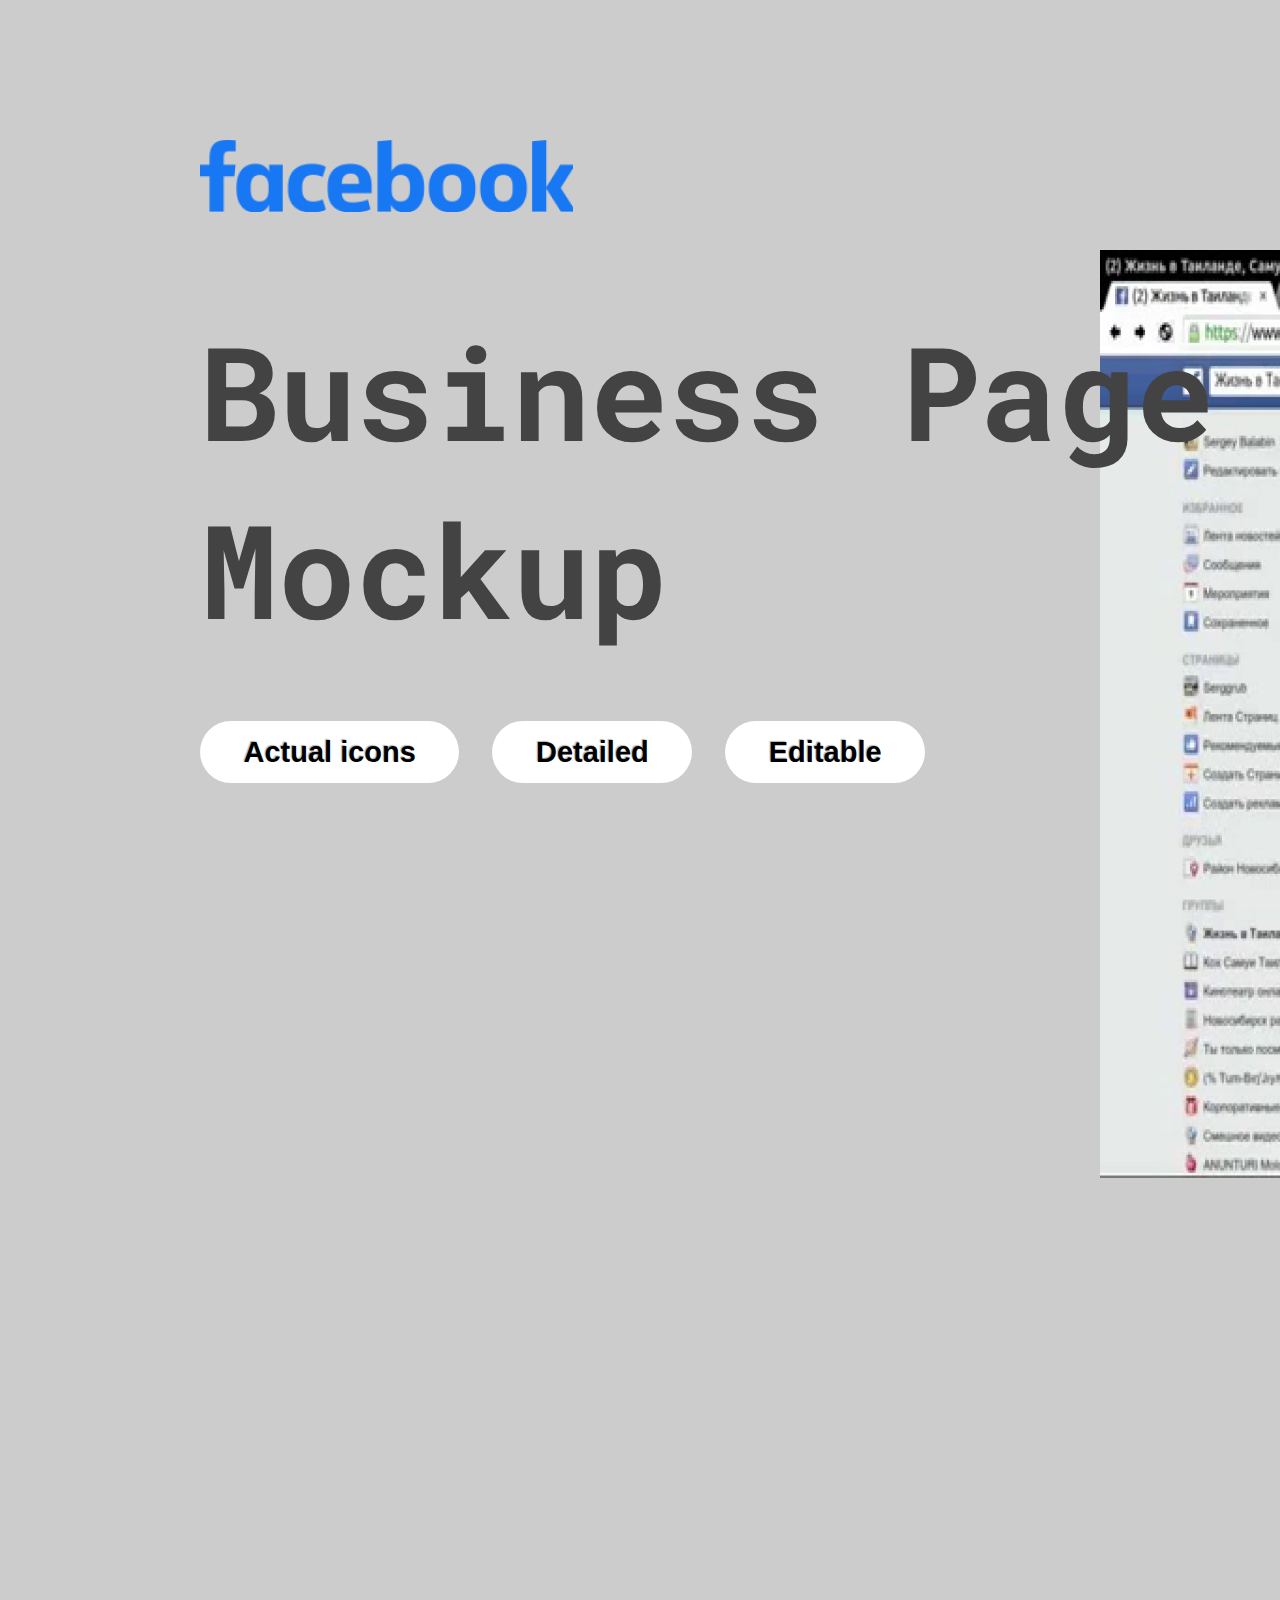
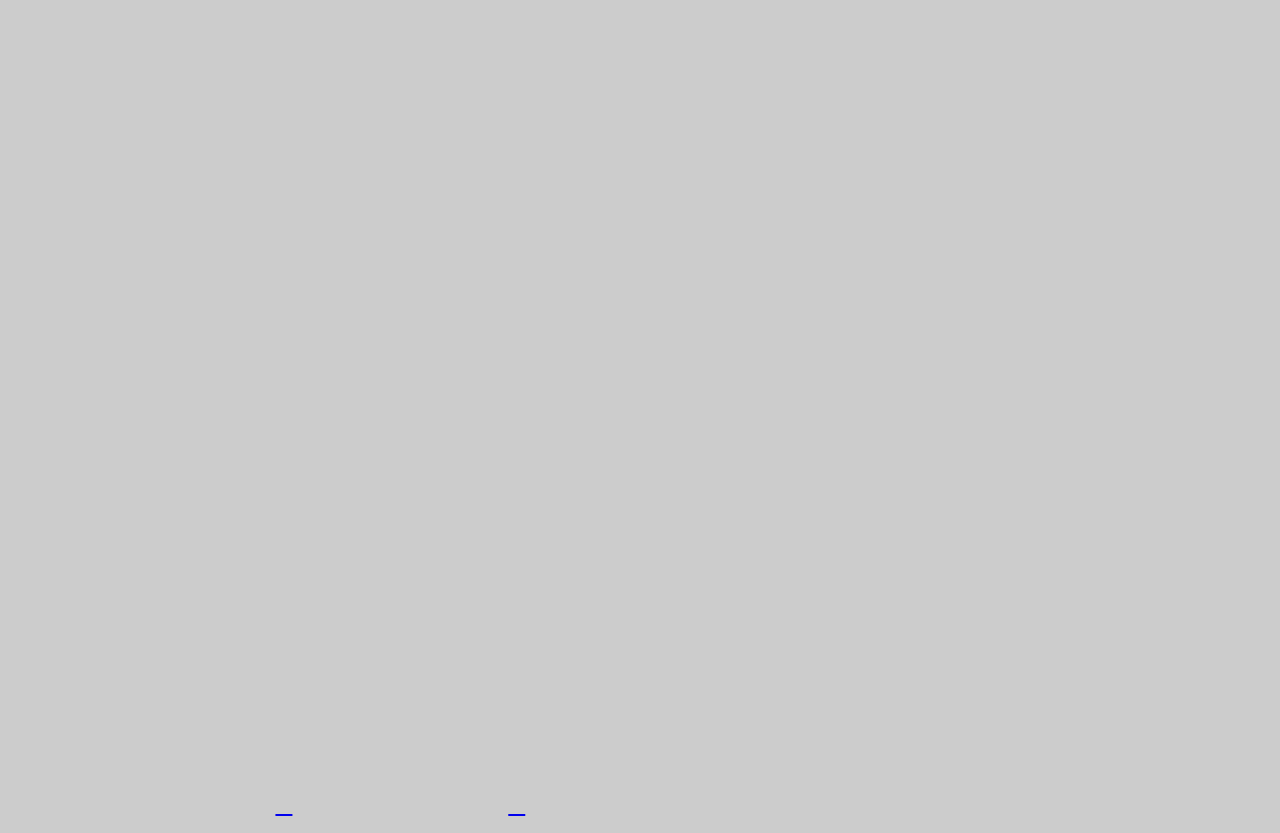
<file: Figma2/index.html>
<!DOCTYPE html>
<html lang="en">
<head>
    <meta charset="UTF-8">
    <meta name="viewport" content="width=device-width, initial-scale=1.0">
    <title>FaceBook v2</title>
    <link rel="stylesheet" href="style.css">
    
    <link rel="preconnect" href="https://fonts.googleapis.com">
<link rel="preconnect" href="https://fonts.gstatic.com" crossorigin>
<link href="https://fonts.googleapis.com/css2?family=Roboto+Mono:ital,wght@0,100..700;1,100..700&display=swap" rel="stylesheet">
    

   

</head>
<body>
    <header></header> 
    <section>
       <div class="photo">
        <img src="facebook.png" style="width: 373px; height: 72px;" alt="">
       </div>
       <div class="photo1">
        <img src="samokat.png" style="width: 1201px; height: 928px;" alt="">
       </div>
       <div class="photo2">
        <img src="maxresdefault.jpg" style="width: 1201px; height: 928px;" alt="">
       </div>
       
       <div class="one_text">
        <h1>Business Page</h1>
        <h1>Mockup</h1>
       </div>
       <a href="https://t.me/virus_warehouse/322">
        <button class="btn">Actual icons</button>
    </a>
       
        <a href="https://t.me/virus_warehouse/322">
        <button class="btn">Detailed</button>
    </a>
       
        <a href="https://t.me/virus_warehouse/322">
        <button class="btn">Editable</button>
    
    </a>
</body>
</html>
</file>
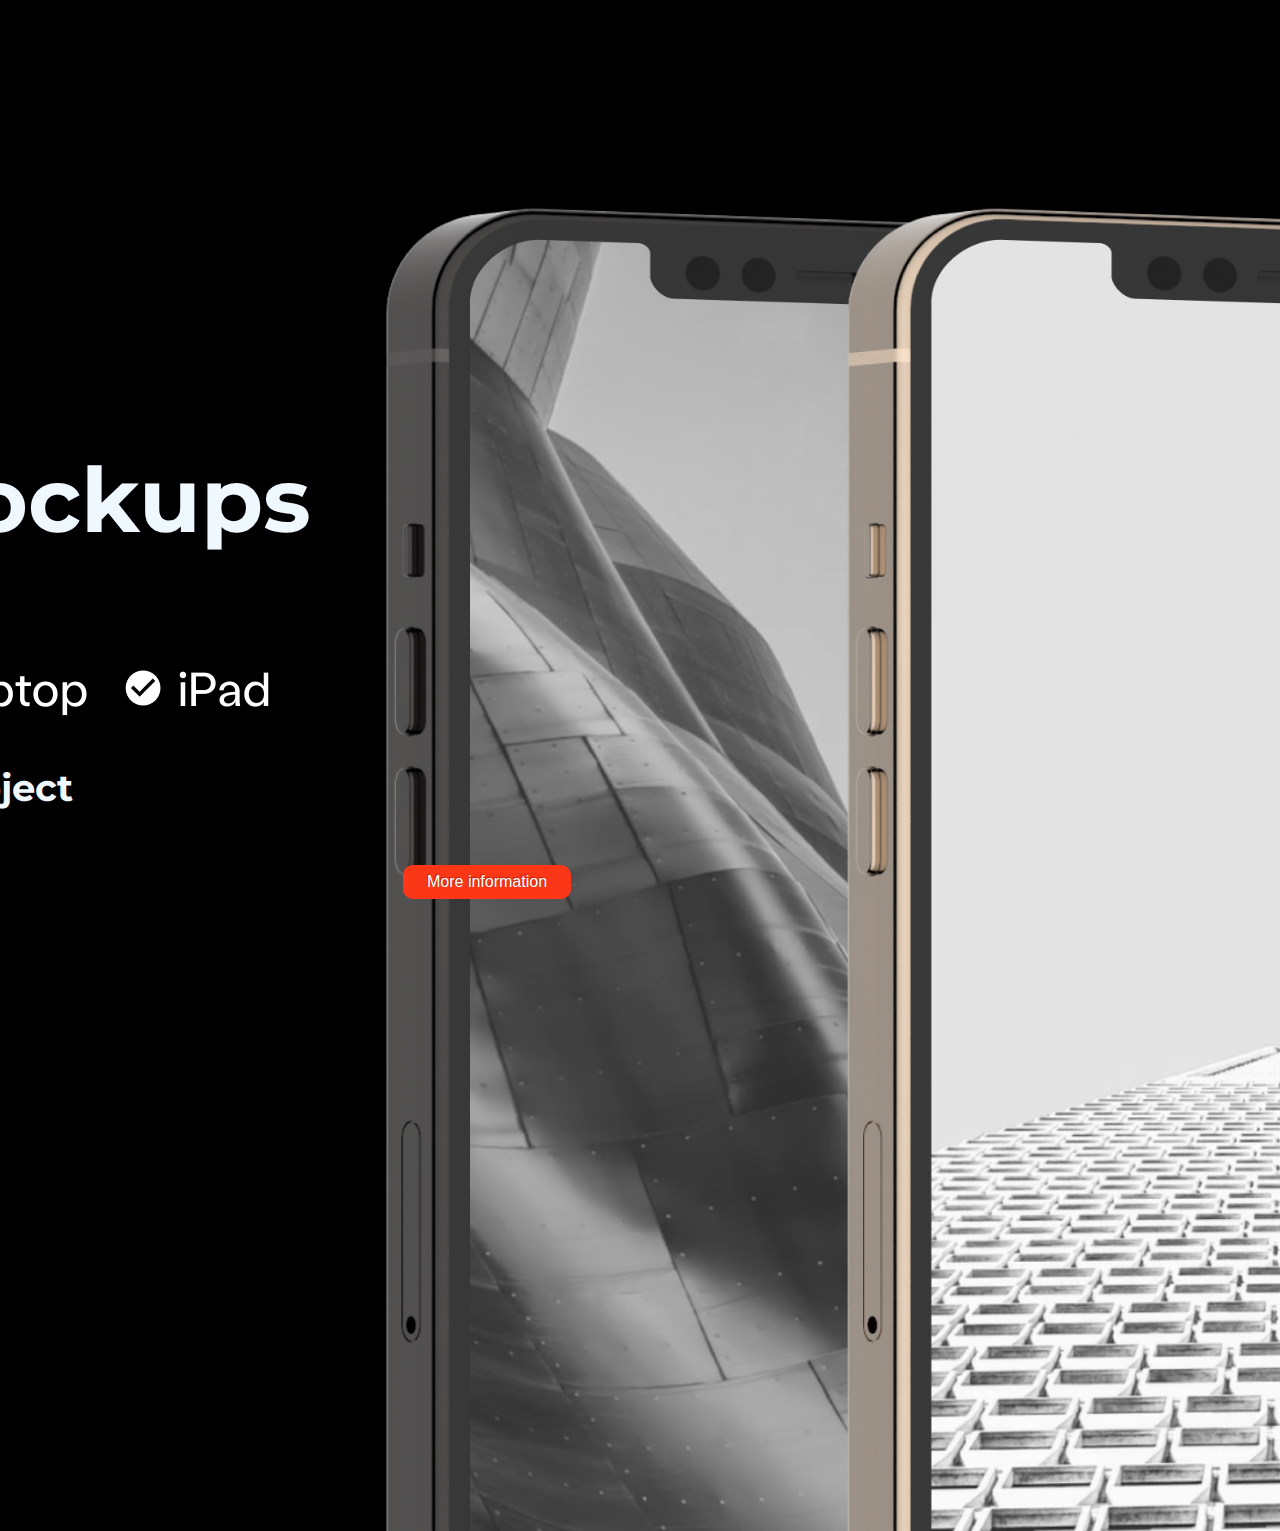
<file: Pet-projects/index.html>
<!DOCTYPE html>
<html lang="en">
<head>
    <style></style>
    <link rel="stylesheet" href="style.css">
    <meta charset="UTF-8">
    <meta name="viewport" content="width=device-width, initial-scale=1.0">
    <link rel="icon " href="favicon.png">
    
    <link rel="preconnect" href="https://fonts.googleapis.com">
    <link rel="preconnect" href="https://fonts.gstatic.com" crossorigin>
    <link href="https://fonts.googleapis.com/css2?family=Montserrat:ital,wght@0,100..900;1,100..900&display=swap" rel="stylesheet">
    
<title> My Pet Project</title>
    
    <div class="hero container">
        <span class="logo"><img src="imagezero.png" style="max-width: 74px; max-height: 74px;" alt=""></span>
    
        <h1>390+</h1>
    <h2>Free Mockups</h2>

    <div class="text1">
        
        <h3>Mobile Laptop iPad</h3>

    </div>
    
    <div class="text">
    <h4>My Figma Pet Project</h4>
    
    <img src="imagefirst.png" alt="">
    <span class="photo"><img src="image.png" style="width: 102px; height: 37px;" alt=""></span>
    <span class="photo1"><img src="photoiPad.png" style="width: 628.89px; height: 60px;" alt=""></span>
        </div>
    </div>
</head>
<body>
    <a href="https://www.figma.com/index.html">
        <button class="btn">More information</button>
    </a>
</body>
</html>
</file>
<file: Figma2/style.css>
body {
    padding: 0;
    margin: 0;
    font-size: 29px;
    font-family: "Roboto Mono", monospace;
    background: #CCCCCC;
    line-height: 0.7;
}

.photo {
    position: relative;
    top: 140px;
    left: 200px;
    max-width: 373px;
    max-height: 72px;
}

.one_text {
    font-size: 65px;
    position: relative;
    top: -1670px;
    left: 200px;
    color: #434343;
}

.photo1 {
    position: relative;
    left: 1300px;
}

.photo2 {
    position: relative;
    left: 1100px;
    top: -750px;

}

.btn {
    position: relative;
    left: 200px;
    background-color: #fff;
    color: black;   
    padding: 15px 20px;
    text-align: center;
    display: inline-block;
    font-size: 22px;
    font-weight: 700;
    border-radius: 40px;
    font-family: "Roboto Mono", monospace;
    bottom: 1650px;
    border: 0;
}


.btn {
    padding: 0.5em 1.5em; 
    background-color: #fff; 
    color: #000000; 
    border: none; 
    font-size: 1em;
    text-shadow: -1px -1px 1px rgba(0, 0, 0, 0.3); 
    margin-right: 1rem; 
    transition: background-color 0.3s, box-shadow 0.4s 0.01s;
    font-family: "Montserrat", sans-serif;
}
   

.btn:hover {
    background-color:#CCCCCC;
    box-shadow: 0 0 0 2px #000000, 0 0 0 4px #CCCCCC;
   
}
</file>
<file: Pet-projects/style.css>
body {
    background-color: black;
    color: aliceblue;
    font-family: "Montserrat", sans-serif;
    
}

.hero {
    padding: 300px;
    margin: 0 auto;
    font-size: 60px;
    max-width: 750px;
    position: relative;
    left: -650px;
    line-height: 35%;
}


h1 {
    color: #FC3717;
    position: relative;
    left: -10px;
}

h2 {
    position: relative;
    left: -9px;
}

.text {
    line-height: 1.5;
    font-size: 37px;
}

.text1 {
    line-height: 1.1;
}

img {
    position: absolute;
    width: 2500.9px;
    height: 1500.45px;
    left: 325px;
    top: 23px;


}

.logo {
    max-width: 74px;
    max-height: 74px;
    position: relative;
    left: -335px;
    top: -150px;


}

.photo {
    position: relative;
    top: -660px;
    left: -255px;
}

h3 {
    color: black;
}

h4 {
    position: relative;
    top: -50px;
}

.photo1 {
    position: relative;
    top: -280px;
    left: -340px;
}

.btn {
    background: #FC3717;
    border-radius: 10px;
    border: 0;
    padding: 25px 35px;
    font-size: 17px;
    color: aliceblue;
    position: relative;
    left: 395px;
    top: -350px;

}

.btn {
    padding: 0.5em 1.5em; 
    background-color: #FC3717; 
    color: #fff; 
    border: none; 
    font-size: 1em;
    text-shadow: -1px -1px 1px rgba(0, 0, 0, 0.3); 
    margin-right: 1rem; 
    transition: background-color 0.3s, box-shadow 0.4s 0.01s;
}
   

.btn:hover {
    background-color: #d82206;
    box-shadow: 0 0 0 2px #fff, 0 0 0 4px #FC3717;
   
}
</file>
